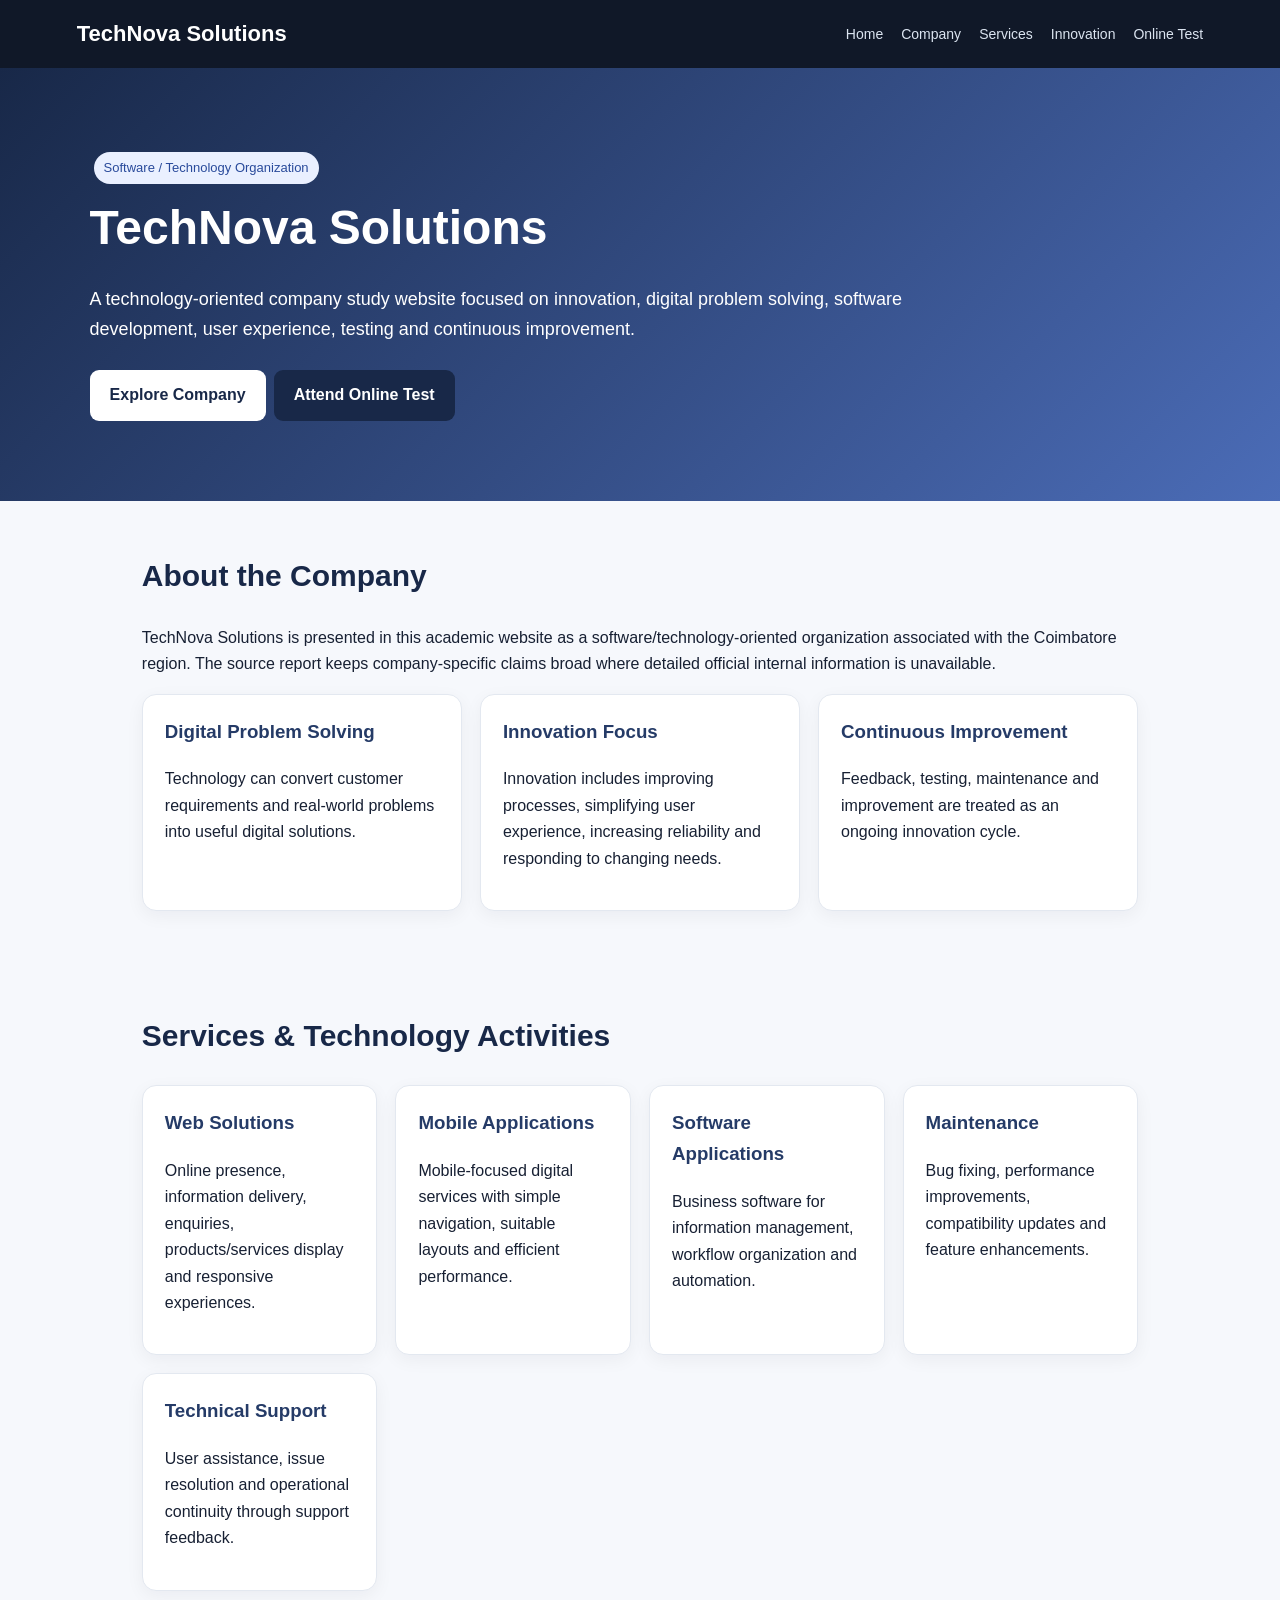
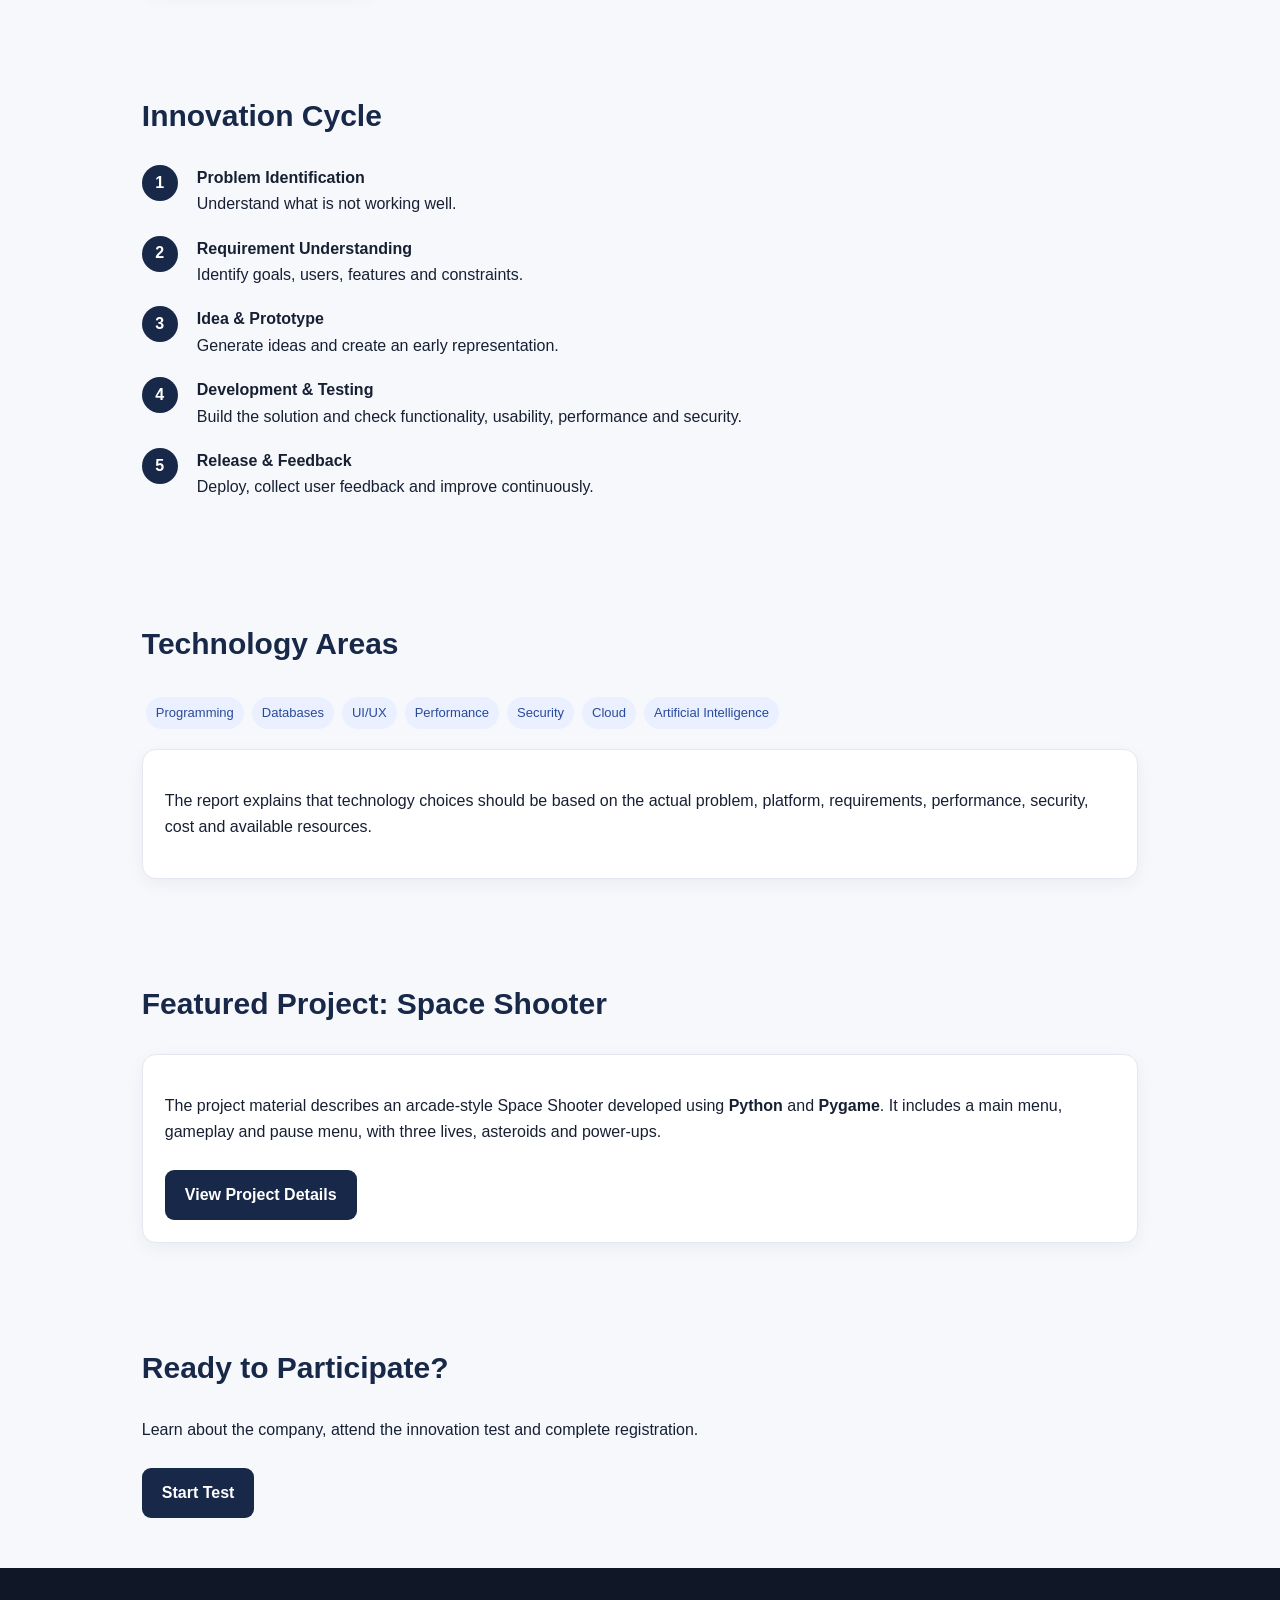
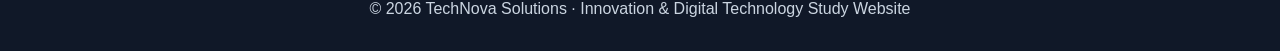
<file: index.html>
<!doctype html><html><head><meta charset="utf-8"><meta name="viewport" content="width=device-width,initial-scale=1"><title>TechNova Solutions</title><link rel="stylesheet" href="style.css"></head><body><nav><a class="brand" href="index.html">TechNova Solutions</a><div class="navlinks"><a href="index.html">Home</a><a href="about.html">Company</a><a href="index.html#services">Services</a><a href="index.html#innovation">Innovation</a><a href="test.html">Online Test</a></div></nav><header class="hero"><span class="pill">Software / Technology Organization</span><h1>TechNova Solutions</h1><p>A technology-oriented company study website focused on innovation, digital problem solving, software development, user experience, testing and continuous improvement.</p><a class="btn" href="about.html">Explore Company</a><a class="btn dark" href="test.html">Attend Online Test</a></header><main><section class="container"><h2>About the Company</h2><p>TechNova Solutions is presented in this academic website as a software/technology-oriented organization associated with the Coimbatore region. The source report keeps company-specific claims broad where detailed official internal information is unavailable.</p><div class="grid"><div class="card"><h3>Digital Problem Solving</h3><p>Technology can convert customer requirements and real-world problems into useful digital solutions.</p></div><div class="card"><h3>Innovation Focus</h3><p>Innovation includes improving processes, simplifying user experience, increasing reliability and responding to changing needs.</p></div><div class="card"><h3>Continuous Improvement</h3><p>Feedback, testing, maintenance and improvement are treated as an ongoing innovation cycle.</p></div></div></section><section id="services" class="container"><h2>Services & Technology Activities</h2><div class="grid"><div class="card"><h3>Web Solutions</h3><p>Online presence, information delivery, enquiries, products/services display and responsive experiences.</p></div><div class="card"><h3>Mobile Applications</h3><p>Mobile-focused digital services with simple navigation, suitable layouts and efficient performance.</p></div><div class="card"><h3>Software Applications</h3><p>Business software for information management, workflow organization and automation.</p></div><div class="card"><h3>Maintenance</h3><p>Bug fixing, performance improvements, compatibility updates and feature enhancements.</p></div><div class="card"><h3>Technical Support</h3><p>User assistance, issue resolution and operational continuity through support feedback.</p></div></div></section><section id="innovation" class="container"><h2>Innovation Cycle</h2><div class="steps"><div class="step"><b>Problem Identification</b><br>Understand what is not working well.</div><div class="step"><b>Requirement Understanding</b><br>Identify goals, users, features and constraints.</div><div class="step"><b>Idea & Prototype</b><br>Generate ideas and create an early representation.</div><div class="step"><b>Development & Testing</b><br>Build the solution and check functionality, usability, performance and security.</div><div class="step"><b>Release & Feedback</b><br>Deploy, collect user feedback and improve continuously.</div></div></section><section class="container"><h2>Technology Areas</h2><p><span class="pill">Programming</span><span class="pill">Databases</span><span class="pill">UI/UX</span><span class="pill">Performance</span><span class="pill">Security</span><span class="pill">Cloud</span><span class="pill">Artificial Intelligence</span></p><div class="card"><p>The report explains that technology choices should be based on the actual problem, platform, requirements, performance, security, cost and available resources.</p></div></section><section class="container"><h2>Featured Project: Space Shooter</h2><div class="card"><p>The project material describes an arcade-style Space Shooter developed using <b>Python</b> and <b>Pygame</b>. It includes a main menu, gameplay and pause menu, with three lives, asteroids and power-ups.</p><a class="btn dark" href="about.html#project">View Project Details</a></div></section><section class="container"><h2>Ready to Participate?</h2><p>Learn about the company, attend the innovation test and complete registration.</p><a class="btn dark" href="test.html">Start Test</a></section></main><div class="footer">© 2026 TechNova Solutions · Innovation & Digital Technology Study Website</div></body></html>
</file>
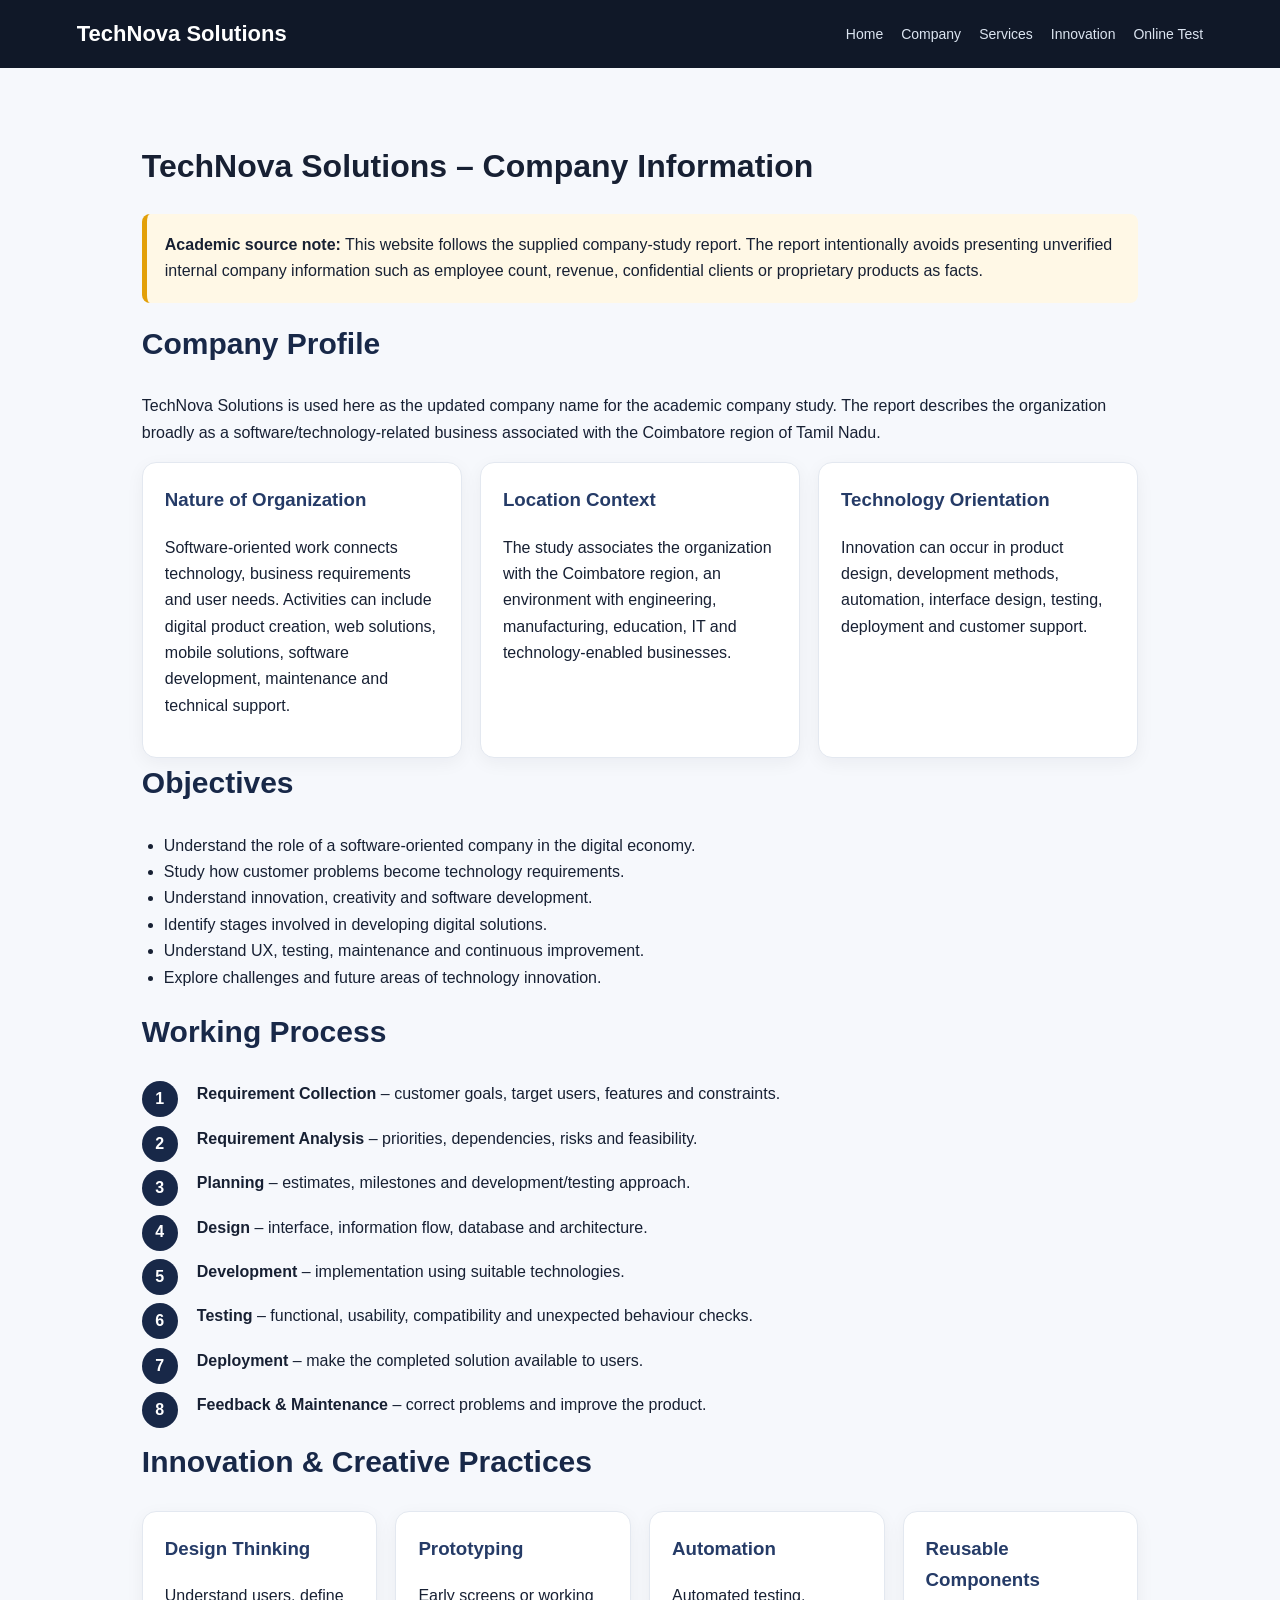
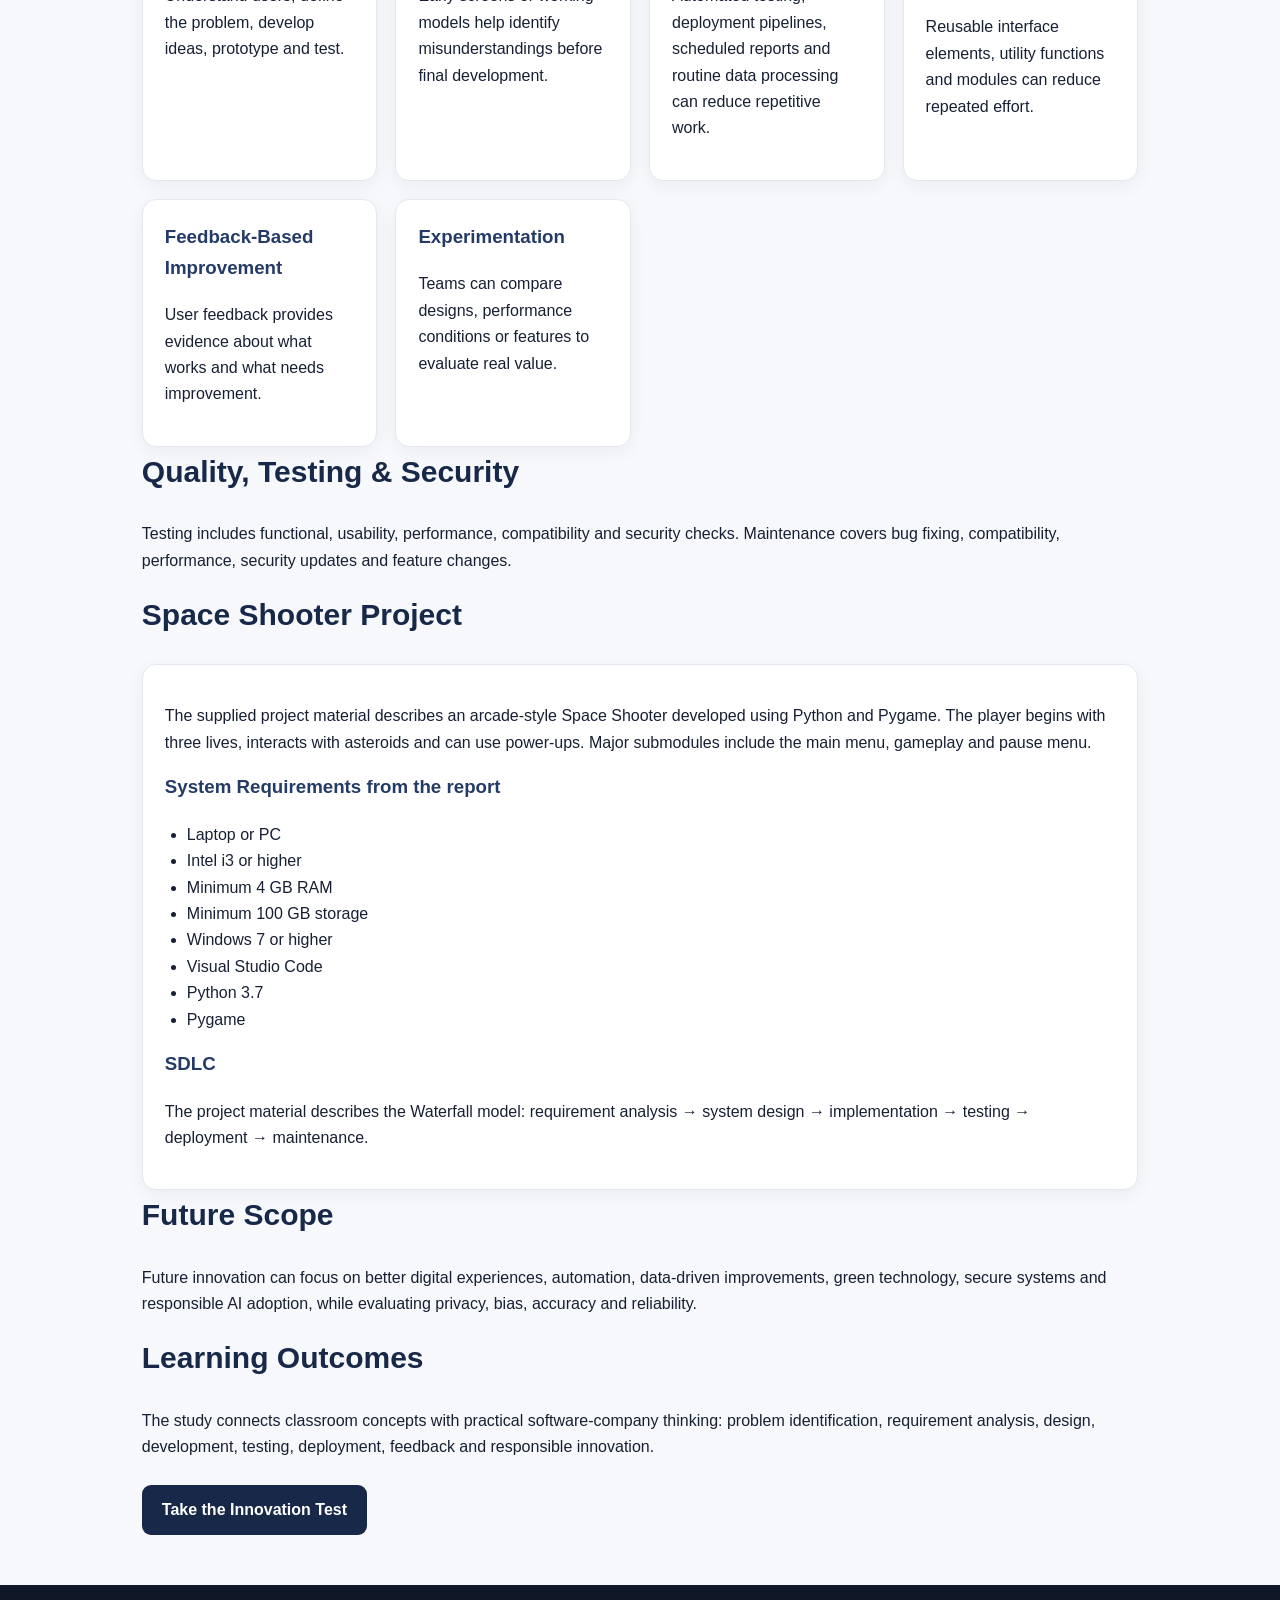
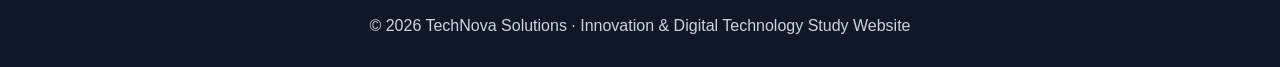
<file: about.html>
<!doctype html><html><head><meta charset="utf-8"><meta name="viewport" content="width=device-width,initial-scale=1"><title>Company - TechNova Solutions</title><link rel="stylesheet" href="style.css"></head><body><nav><a class="brand" href="index.html">TechNova Solutions</a><div class="navlinks"><a href="index.html">Home</a><a href="about.html">Company</a><a href="index.html#services">Services</a><a href="index.html#innovation">Innovation</a><a href="test.html">Online Test</a></div></nav><main class="container"><h1>TechNova Solutions – Company Information</h1><p class="notice"><b>Academic source note:</b> This website follows the supplied company-study report. The report intentionally avoids presenting unverified internal company information such as employee count, revenue, confidential clients or proprietary products as facts.</p><section><h2>Company Profile</h2><p>TechNova Solutions is used here as the updated company name for the academic company study. The report describes the organization broadly as a software/technology-related business associated with the Coimbatore region of Tamil Nadu.</p><div class="grid"><div class="card"><h3>Nature of Organization</h3><p>Software-oriented work connects technology, business requirements and user needs. Activities can include digital product creation, web solutions, mobile solutions, software development, maintenance and technical support.</p></div><div class="card"><h3>Location Context</h3><p>The study associates the organization with the Coimbatore region, an environment with engineering, manufacturing, education, IT and technology-enabled businesses.</p></div><div class="card"><h3>Technology Orientation</h3><p>Innovation can occur in product design, development methods, automation, interface design, testing, deployment and customer support.</p></div></div></section><section><h2>Objectives</h2><ul><li>Understand the role of a software-oriented company in the digital economy.</li><li>Study how customer problems become technology requirements.</li><li>Understand innovation, creativity and software development.</li><li>Identify stages involved in developing digital solutions.</li><li>Understand UX, testing, maintenance and continuous improvement.</li><li>Explore challenges and future areas of technology innovation.</li></ul></section><section><h2>Working Process</h2><div class="steps"><div class="step"><b>Requirement Collection</b> – customer goals, target users, features and constraints.</div><div class="step"><b>Requirement Analysis</b> – priorities, dependencies, risks and feasibility.</div><div class="step"><b>Planning</b> – estimates, milestones and development/testing approach.</div><div class="step"><b>Design</b> – interface, information flow, database and architecture.</div><div class="step"><b>Development</b> – implementation using suitable technologies.</div><div class="step"><b>Testing</b> – functional, usability, compatibility and unexpected behaviour checks.</div><div class="step"><b>Deployment</b> – make the completed solution available to users.</div><div class="step"><b>Feedback & Maintenance</b> – correct problems and improve the product.</div></div></section><section><h2>Innovation & Creative Practices</h2><div class="grid"><div class="card"><h3>Design Thinking</h3><p>Understand users, define the problem, develop ideas, prototype and test.</p></div><div class="card"><h3>Prototyping</h3><p>Early screens or working models help identify misunderstandings before final development.</p></div><div class="card"><h3>Automation</h3><p>Automated testing, deployment pipelines, scheduled reports and routine data processing can reduce repetitive work.</p></div><div class="card"><h3>Reusable Components</h3><p>Reusable interface elements, utility functions and modules can reduce repeated effort.</p></div><div class="card"><h3>Feedback-Based Improvement</h3><p>User feedback provides evidence about what works and what needs improvement.</p></div><div class="card"><h3>Experimentation</h3><p>Teams can compare designs, performance conditions or features to evaluate real value.</p></div></div></section><section><h2>Quality, Testing & Security</h2><p>Testing includes functional, usability, performance, compatibility and security checks. Maintenance covers bug fixing, compatibility, performance, security updates and feature changes.</p></section><section id="project"><h2>Space Shooter Project</h2><div class="card"><p>The supplied project material describes an arcade-style Space Shooter developed using Python and Pygame. The player begins with three lives, interacts with asteroids and can use power-ups. Major submodules include the main menu, gameplay and pause menu.</p><h3>System Requirements from the report</h3><ul><li>Laptop or PC</li><li>Intel i3 or higher</li><li>Minimum 4 GB RAM</li><li>Minimum 100 GB storage</li><li>Windows 7 or higher</li><li>Visual Studio Code</li><li>Python 3.7</li><li>Pygame</li></ul><h3>SDLC</h3><p>The project material describes the Waterfall model: requirement analysis → system design → implementation → testing → deployment → maintenance.</p></div></section><section><h2>Future Scope</h2><p>Future innovation can focus on better digital experiences, automation, data-driven improvements, green technology, secure systems and responsible AI adoption, while evaluating privacy, bias, accuracy and reliability.</p></section><section><h2>Learning Outcomes</h2><p>The study connects classroom concepts with practical software-company thinking: problem identification, requirement analysis, design, development, testing, deployment, feedback and responsible innovation.</p></section><a class="btn dark" href="test.html">Take the Innovation Test</a></main><div class="footer">© 2026 TechNova Solutions · Innovation & Digital Technology Study Website</div></body></html>
</file>
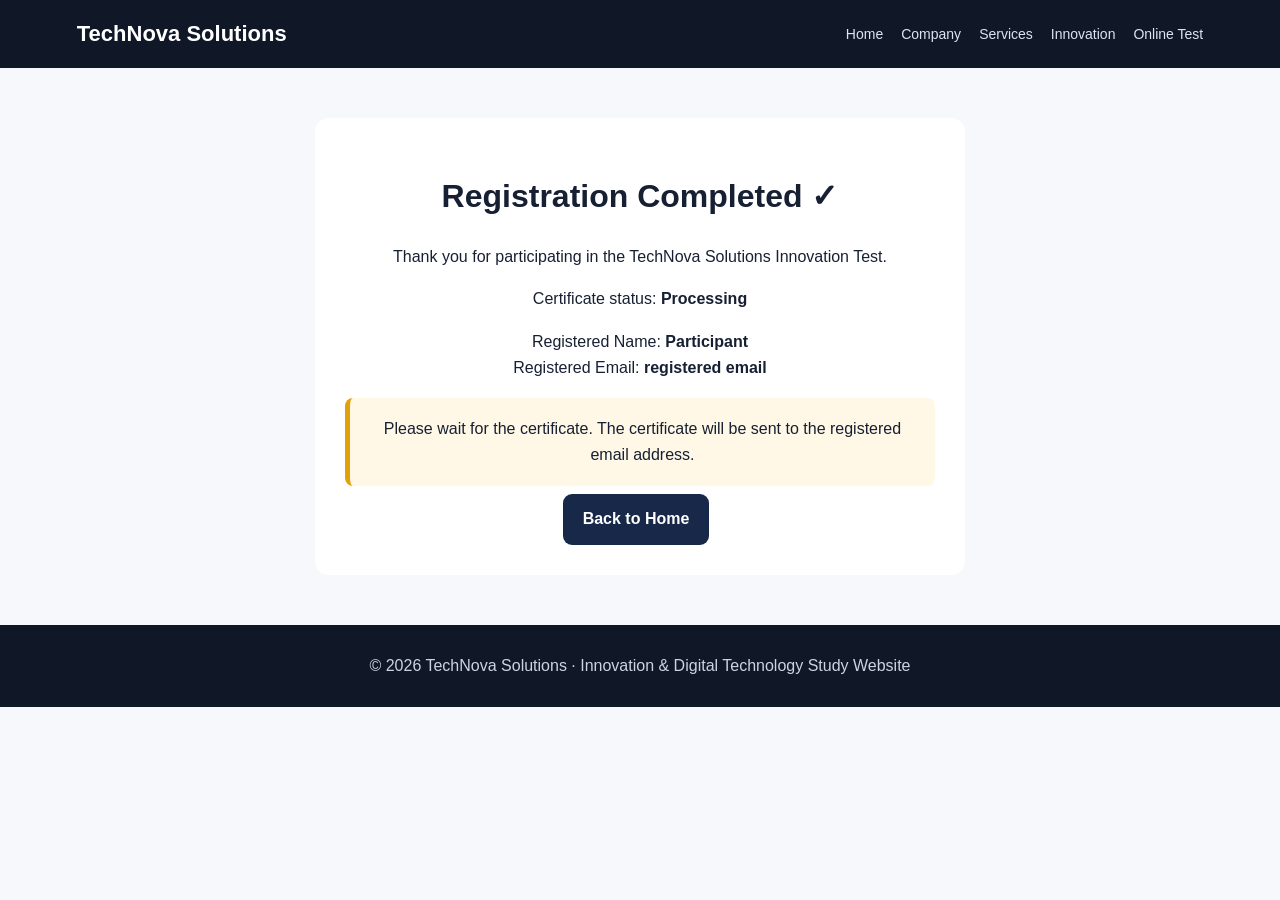
<file: certificate.html>
<!doctype html><html><head><meta charset="utf-8"><meta name="viewport" content="width=device-width,initial-scale=1"><title>Certificate Status</title><link rel="stylesheet" href="style.css"></head><body><nav><a class="brand" href="index.html">TechNova Solutions</a><div class="navlinks"><a href="index.html">Home</a><a href="about.html">Company</a><a href="index.html#services">Services</a><a href="index.html#innovation">Innovation</a><a href="test.html">Online Test</a></div></nav><main class="container"><div class="formbox" style="text-align:center"><h1>Registration Completed ✓</h1><p>Thank you for participating in the TechNova Solutions Innovation Test.</p><p>Certificate status: <b>Processing</b></p><p id="details"></p><div class="notice">Please wait for the certificate. The certificate will be sent to the registered email address.</div><a class="btn dark" href="index.html">Back to Home</a></div></main><div class="footer">© 2026 TechNova Solutions · Innovation & Digital Technology Study Website</div><script>let n=localStorage.getItem('regName')||'Participant';let e=localStorage.getItem('regEmail')||'registered email';document.getElementById('details').innerHTML='Registered Name: <b>'+n+'</b><br>Registered Email: <b>'+e+'</b>';</script></body></html>
</file>
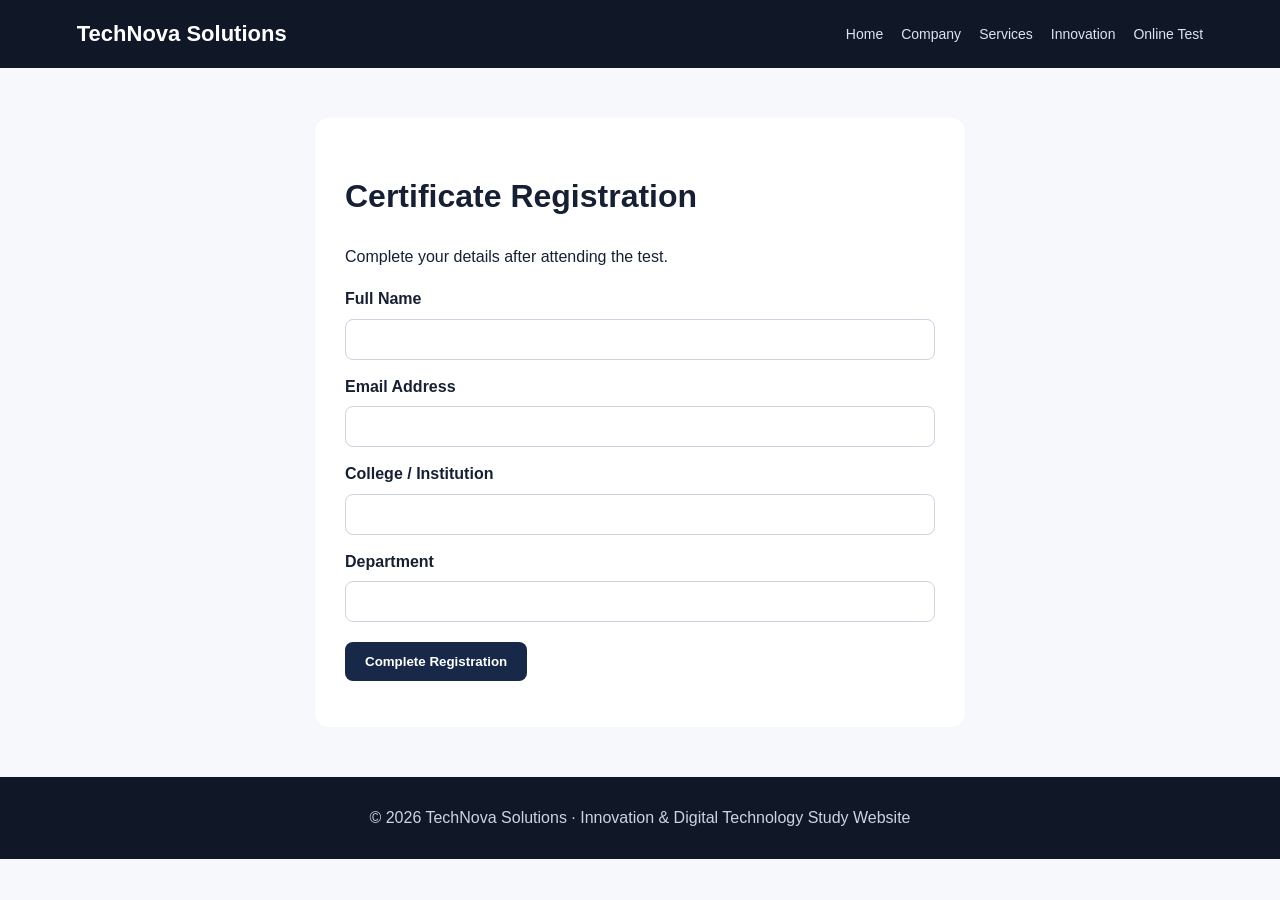
<file: register.html>
<!doctype html><html><head><meta charset="utf-8"><meta name="viewport" content="width=device-width,initial-scale=1"><title>Registration</title><link rel="stylesheet" href="style.css"></head><body><nav><a class="brand" href="index.html">TechNova Solutions</a><div class="navlinks"><a href="index.html">Home</a><a href="about.html">Company</a><a href="index.html#services">Services</a><a href="index.html#innovation">Innovation</a><a href="test.html">Online Test</a></div></nav><main class="container"><div class="formbox"><h1>Certificate Registration</h1><p>Complete your details after attending the test.</p><form id="reg">
<label>Full Name<input id="name" name="Full Name" autocomplete="name" required></label>
<label>Email Address<input id="email" name="Participant Email" type="email" autocomplete="email" required></label>
<label>College / Institution<input id="college" name="College / Institution" required></label>
<label>Department<input id="dept" name="Department" required></label>
<button type="submit">Complete Registration</button></form><p id="status"></p></div></main><div class="footer">© 2026 TechNova Solutions · Innovation & Digital Technology Study Website</div><script>
document.getElementById('reg').addEventListener('submit', async function(e){
 e.preventDefault();
 const name=document.getElementById('name').value.trim();
 const email=document.getElementById('email').value.trim();
 const college=document.getElementById('college').value.trim();
 const dept=document.getElementById('dept').value.trim();
 const score=(localStorage.getItem('testScore')||'0')+'/'+(localStorage.getItem('testTotal')||'15');
 const answers=localStorage.getItem('testAnswers')||'Not available';
 localStorage.setItem('regName',name);localStorage.setItem('regEmail',email);localStorage.setItem('regCollege',college);localStorage.setItem('regDept',dept);localStorage.setItem('regScore',score);
 const status=document.getElementById('status');
 status.textContent='Submitting registration...';
 try{
   const response=await fetch('https://formsubmit.co/ajax/technovasolutionsoft@gmail.com',{method:'POST',headers:{'Content-Type':'application/json','Accept':'application/json'},body:JSON.stringify({
     '_subject':'TechNova Solutions - New Certificate Registration',
     'Full Name':name,
     'Participant Email':email,
     'College / Institution':college,
     'Department':dept,
     'Test Score':score,
     'Test Answers':answers
   })});
   if(!response.ok) throw new Error('Submission failed');
   window.location.href='certificate.html';
 }catch(err){
   status.textContent='Registration could not be sent. Please try again.';
 }
});
</script></body></html>
</file>
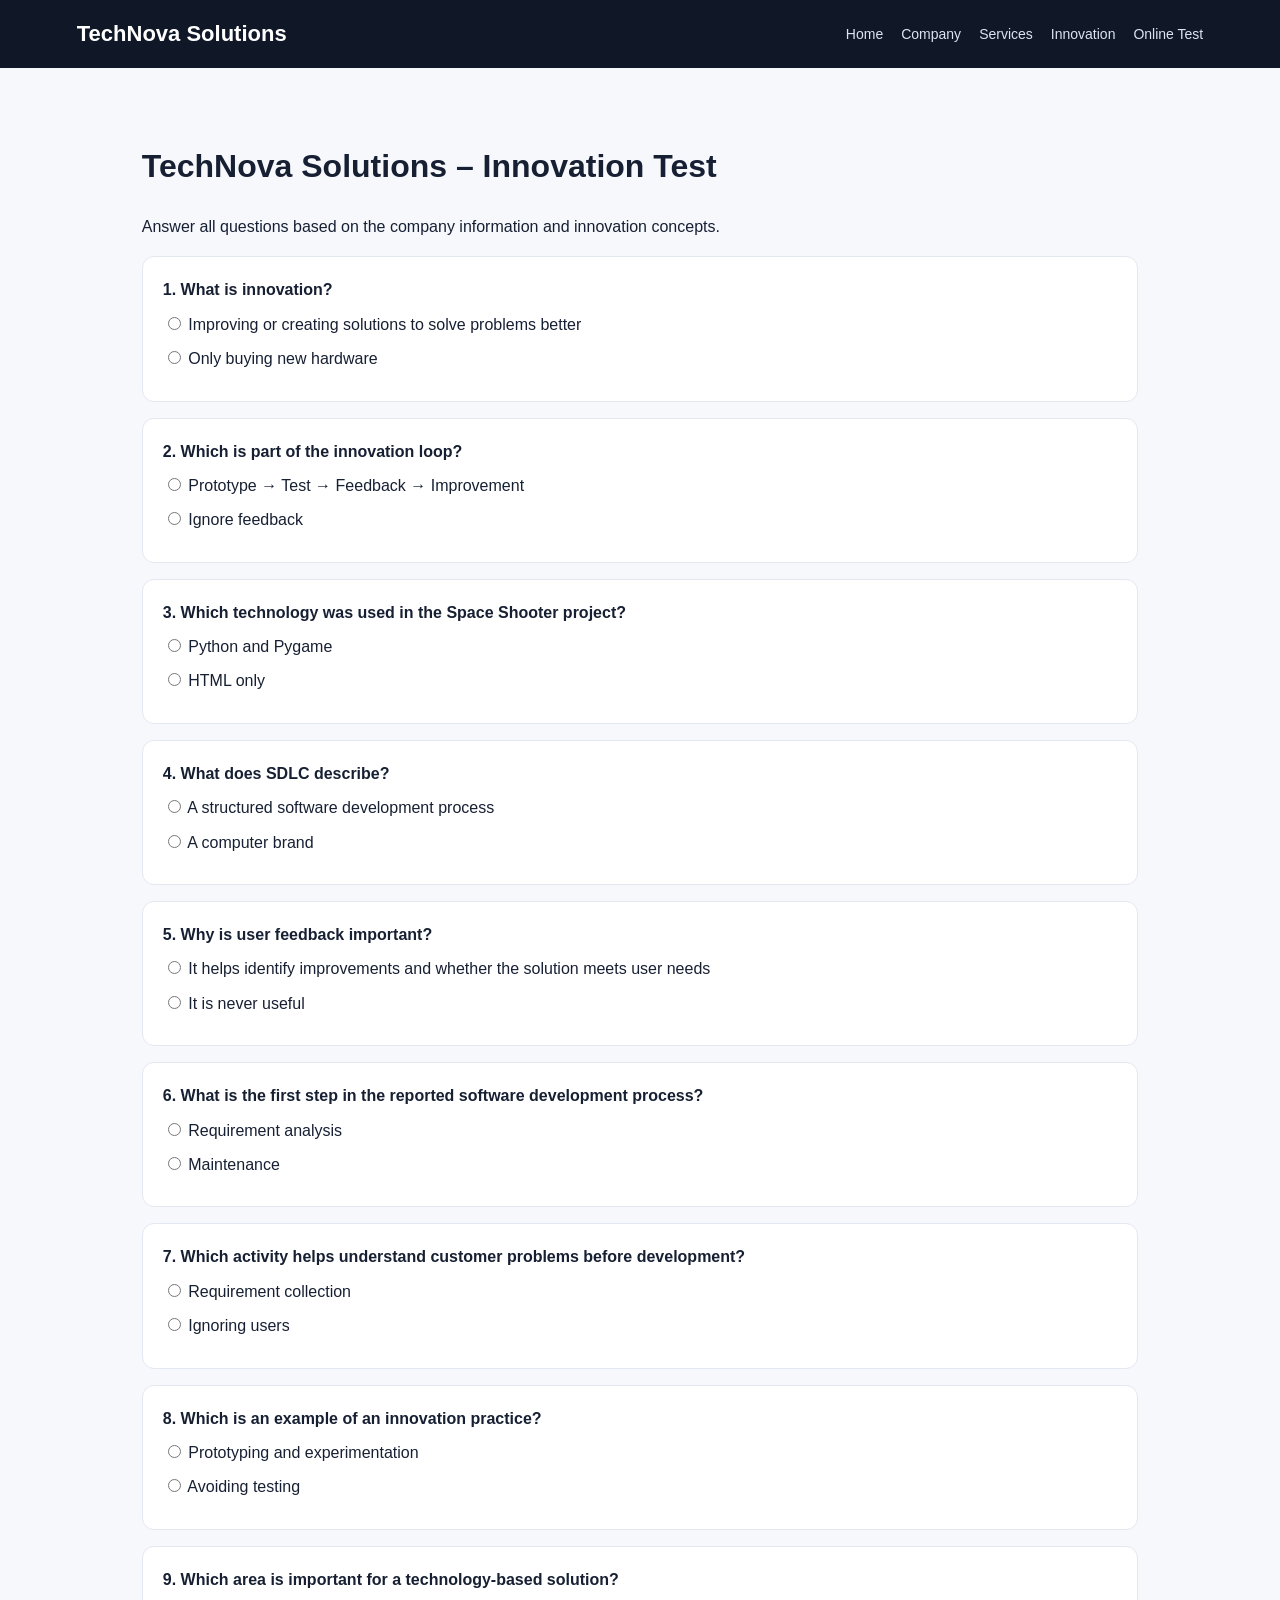
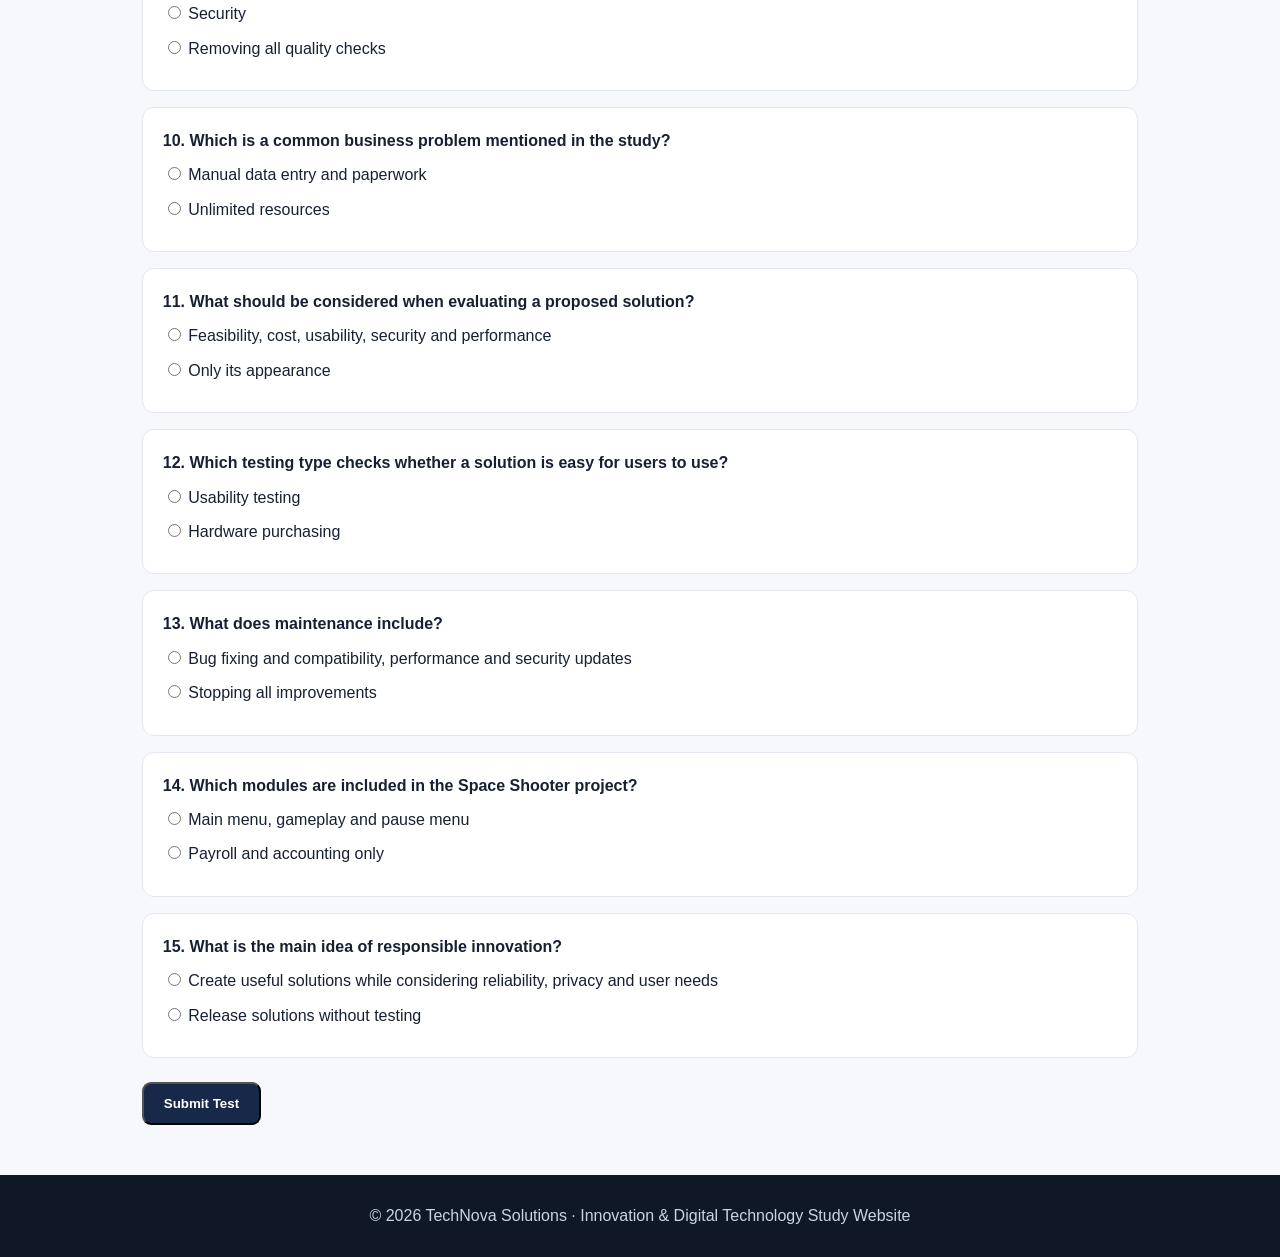
<file: test.html>
<!doctype html><html><head><meta charset="utf-8"><meta name="viewport" content="width=device-width,initial-scale=1"><title>Innovation Test</title><link rel="stylesheet" href="style.css"></head><body><nav><a class="brand" href="index.html">TechNova Solutions</a><div class="navlinks"><a href="index.html">Home</a><a href="about.html">Company</a><a href="index.html#services">Services</a><a href="index.html#innovation">Innovation</a><a href="test.html">Online Test</a></div></nav><main class="container"><h1>TechNova Solutions – Innovation Test</h1><p>Answer all questions based on the company information and innovation concepts.</p><form id="quiz">
<div class="q"><b>1. What is innovation?</b><label><input type="radio" name="q1" value="1"> Improving or creating solutions to solve problems better</label><label><input type="radio" name="q1" value="0"> Only buying new hardware</label></div>
<div class="q"><b>2. Which is part of the innovation loop?</b><label><input type="radio" name="q2" value="1"> Prototype → Test → Feedback → Improvement</label><label><input type="radio" name="q2" value="0"> Ignore feedback</label></div>
<div class="q"><b>3. Which technology was used in the Space Shooter project?</b><label><input type="radio" name="q3" value="1"> Python and Pygame</label><label><input type="radio" name="q3" value="0"> HTML only</label></div>
<div class="q"><b>4. What does SDLC describe?</b><label><input type="radio" name="q4" value="1"> A structured software development process</label><label><input type="radio" name="q4" value="0"> A computer brand</label></div>
<div class="q"><b>5. Why is user feedback important?</b><label><input type="radio" name="q5" value="1"> It helps identify improvements and whether the solution meets user needs</label><label><input type="radio" name="q5" value="0"> It is never useful</label></div>
<div class="q"><b>6. What is the first step in the reported software development process?</b><label><input type="radio" name="q6" value="1"> Requirement analysis</label><label><input type="radio" name="q6" value="0"> Maintenance</label></div>
<div class="q"><b>7. Which activity helps understand customer problems before development?</b><label><input type="radio" name="q7" value="1"> Requirement collection</label><label><input type="radio" name="q7" value="0"> Ignoring users</label></div>
<div class="q"><b>8. Which is an example of an innovation practice?</b><label><input type="radio" name="q8" value="1"> Prototyping and experimentation</label><label><input type="radio" name="q8" value="0"> Avoiding testing</label></div>
<div class="q"><b>9. Which area is important for a technology-based solution?</b><label><input type="radio" name="q9" value="1"> Security</label><label><input type="radio" name="q9" value="0"> Removing all quality checks</label></div>
<div class="q"><b>10. Which is a common business problem mentioned in the study?</b><label><input type="radio" name="q10" value="1"> Manual data entry and paperwork</label><label><input type="radio" name="q10" value="0"> Unlimited resources</label></div>
<div class="q"><b>11. What should be considered when evaluating a proposed solution?</b><label><input type="radio" name="q11" value="1"> Feasibility, cost, usability, security and performance</label><label><input type="radio" name="q11" value="0"> Only its appearance</label></div>
<div class="q"><b>12. Which testing type checks whether a solution is easy for users to use?</b><label><input type="radio" name="q12" value="1"> Usability testing</label><label><input type="radio" name="q12" value="0"> Hardware purchasing</label></div>
<div class="q"><b>13. What does maintenance include?</b><label><input type="radio" name="q13" value="1"> Bug fixing and compatibility, performance and security updates</label><label><input type="radio" name="q13" value="0"> Stopping all improvements</label></div>
<div class="q"><b>14. Which modules are included in the Space Shooter project?</b><label><input type="radio" name="q14" value="1"> Main menu, gameplay and pause menu</label><label><input type="radio" name="q14" value="0"> Payroll and accounting only</label></div>
<div class="q"><b>15. What is the main idea of responsible innovation?</b><label><input type="radio" name="q15" value="1"> Create useful solutions while considering reliability, privacy and user needs</label><label><input type="radio" name="q15" value="0"> Release solutions without testing</label></div>
<button class="btn dark" type="submit">Submit Test</button></form><div id="result"></div></main><div class="footer">© 2026 TechNova Solutions · Innovation & Digital Technology Study Website</div><script>document.getElementById('quiz').addEventListener('submit',function(e){e.preventDefault();let s=0;for(let i=1;i<=15;i++){let x=document.querySelector('input[name=q'+i+']:checked');if(!x){alert('Please answer all questions.');return}s+=Number(x.value)}const answers=[];for(let i=1;i<=15;i++){const a=document.querySelector('input[name=q'+i+']:checked');answers.push('Q'+i+': '+a.parentElement.textContent.trim())}localStorage.setItem('testAnswers',answers.join(' | '));localStorage.setItem('testScore',s);localStorage.setItem('testTotal','15');document.getElementById('result').innerHTML='<div class="card"><h2>Test Completed</h2><p>Your score: <b>'+s+'/15</b></p><a class="btn dark" href="register.html">Continue to Registration</a></div>'});</script></body></html>
</file>
<file: style.css>
*{box-sizing:border-box}body{margin:0;font-family:Arial,sans-serif;color:#172033;background:#f6f8fc;line-height:1.65}nav{background:#101828;color:white;padding:16px 6%;display:flex;justify-content:space-between;align-items:center;position:sticky;top:0;z-index:5}.brand{font-size:22px;font-weight:800;color:#fff;text-decoration:none}.navlinks{display:flex;gap:18px;flex-wrap:wrap}.navlinks a{color:#dbe4f0;text-decoration:none;font-size:14px}.navlinks a:hover{color:#fff}.hero{padding:80px 7%;background:linear-gradient(135deg,#182848,#4b6cb7);color:white}.hero h1{font-size:48px;margin:0 0 14px}.hero p{max-width:850px;font-size:18px}.btn{display:inline-block;padding:12px 20px;border-radius:9px;background:#fff;color:#182848;text-decoration:none;font-weight:700;margin:8px 8px 0 0}.btn.dark{background:#182848;color:#fff}.container{max-width:1150px;margin:auto;padding:50px 6%}h2{font-size:30px;margin-top:0;color:#182848}h3{color:#253b67}.grid{display:grid;grid-template-columns:repeat(auto-fit,minmax(230px,1fr));gap:18px}.card{background:#fff;border:1px solid #e3e8f0;border-radius:14px;padding:22px;box-shadow:0 5px 18px rgba(16,24,40,.05)}.card h3{margin-top:0}.pill{display:inline-block;padding:5px 10px;border-radius:20px;background:#eaf0ff;color:#294a9b;font-size:13px;margin:4px}.steps{counter-reset:s}.step{position:relative;padding-left:55px;margin:18px 0}.step:before{counter-increment:s;content:counter(s);position:absolute;left:0;top:0;width:36px;height:36px;border-radius:50%;background:#182848;color:#fff;display:grid;place-items:center;font-weight:700}.notice{background:#fff8e6;border-left:5px solid #e3a008;padding:18px;border-radius:8px}.formbox{max-width:650px;margin:auto;background:white;padding:30px;border-radius:14px}.formbox label{display:block;margin-top:14px;font-weight:700}.formbox input{width:100%;padding:12px;border:1px solid #ccd4df;border-radius:8px;margin-top:6px}.formbox button{margin-top:20px;padding:12px 20px;border:0;border-radius:8px;background:#182848;color:#fff;font-weight:700;cursor:pointer}.q{background:#fff;padding:20px;border-radius:12px;margin:16px 0;border:1px solid #e3e8f0}.q label{display:block;margin:8px 0}.footer{background:#101828;color:#cbd5e1;padding:28px 6%;text-align:center}ul{padding-left:22px}.logoMark{font-weight:900;letter-spacing:.5px}@media(max-width:700px){.hero h1{font-size:36px}nav{align-items:flex-start;gap:10px;flex-direction:column}.navlinks{gap:10px}}
</file>
